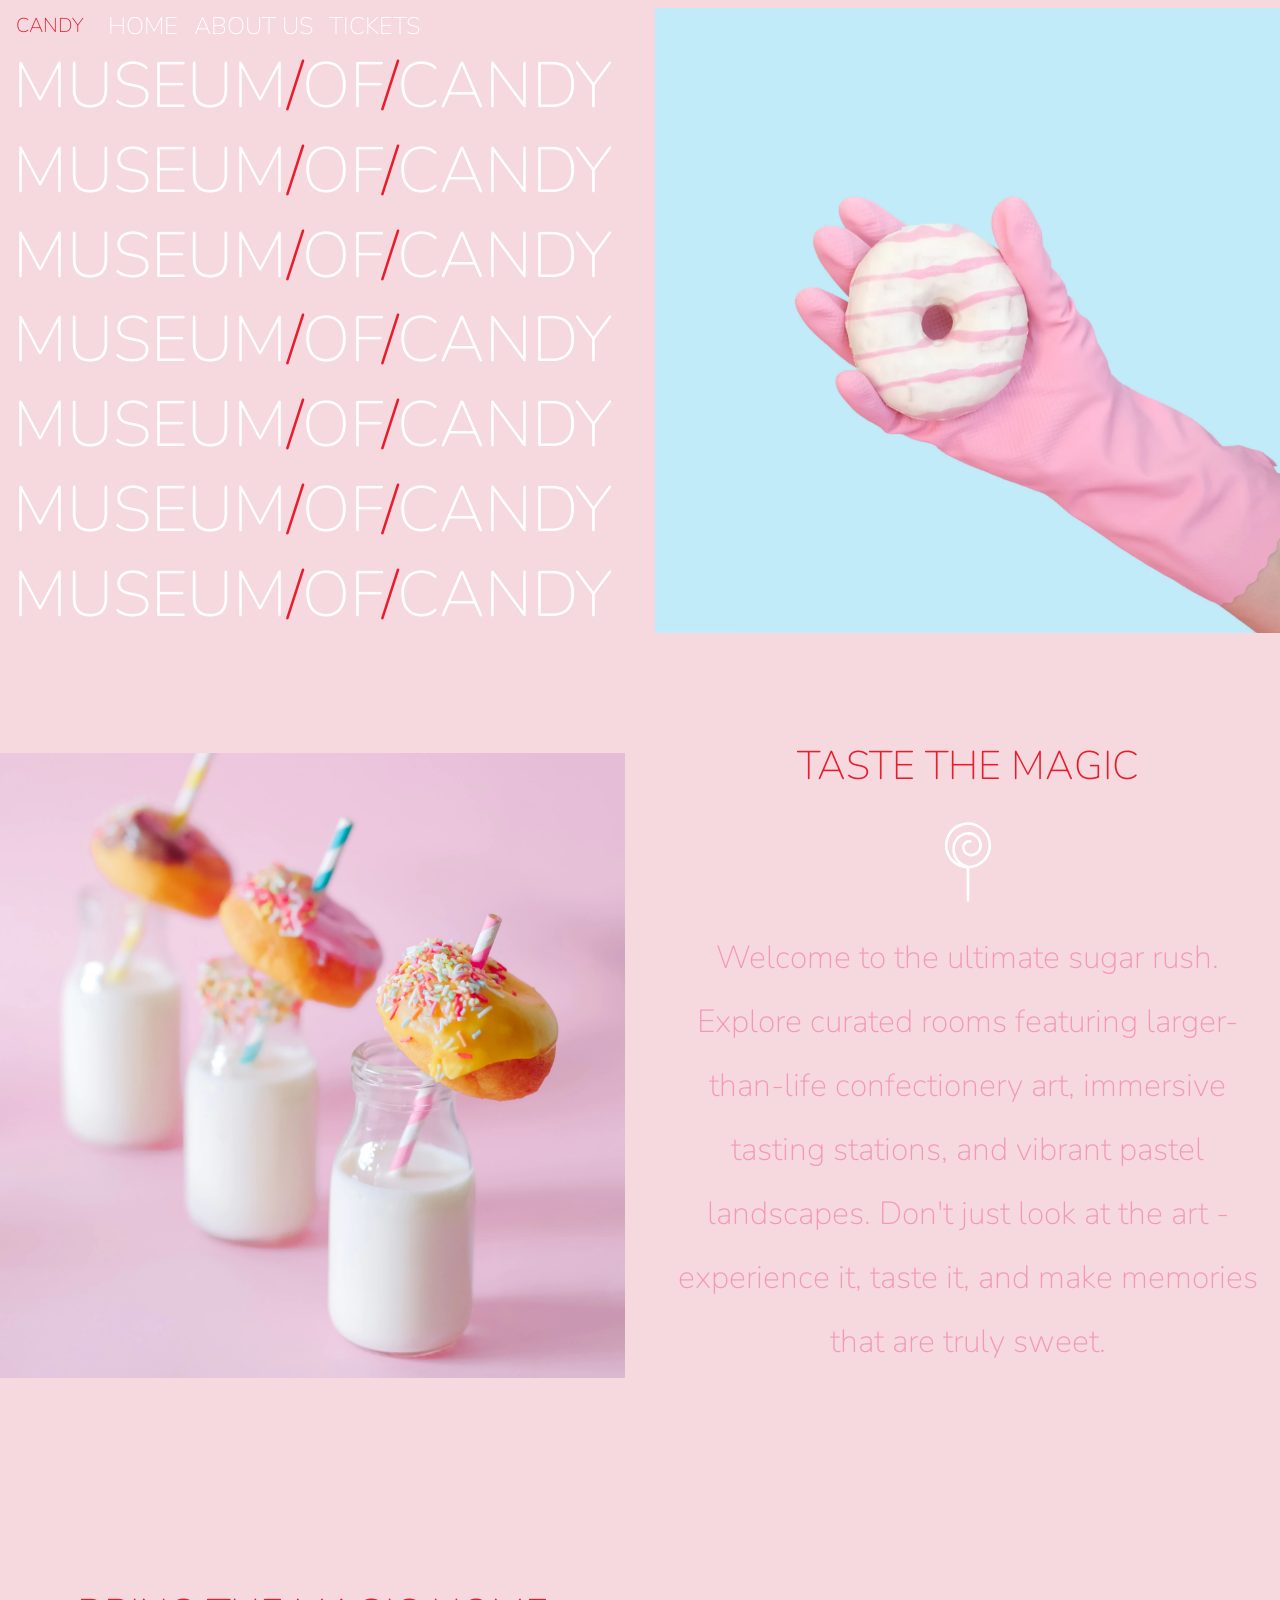
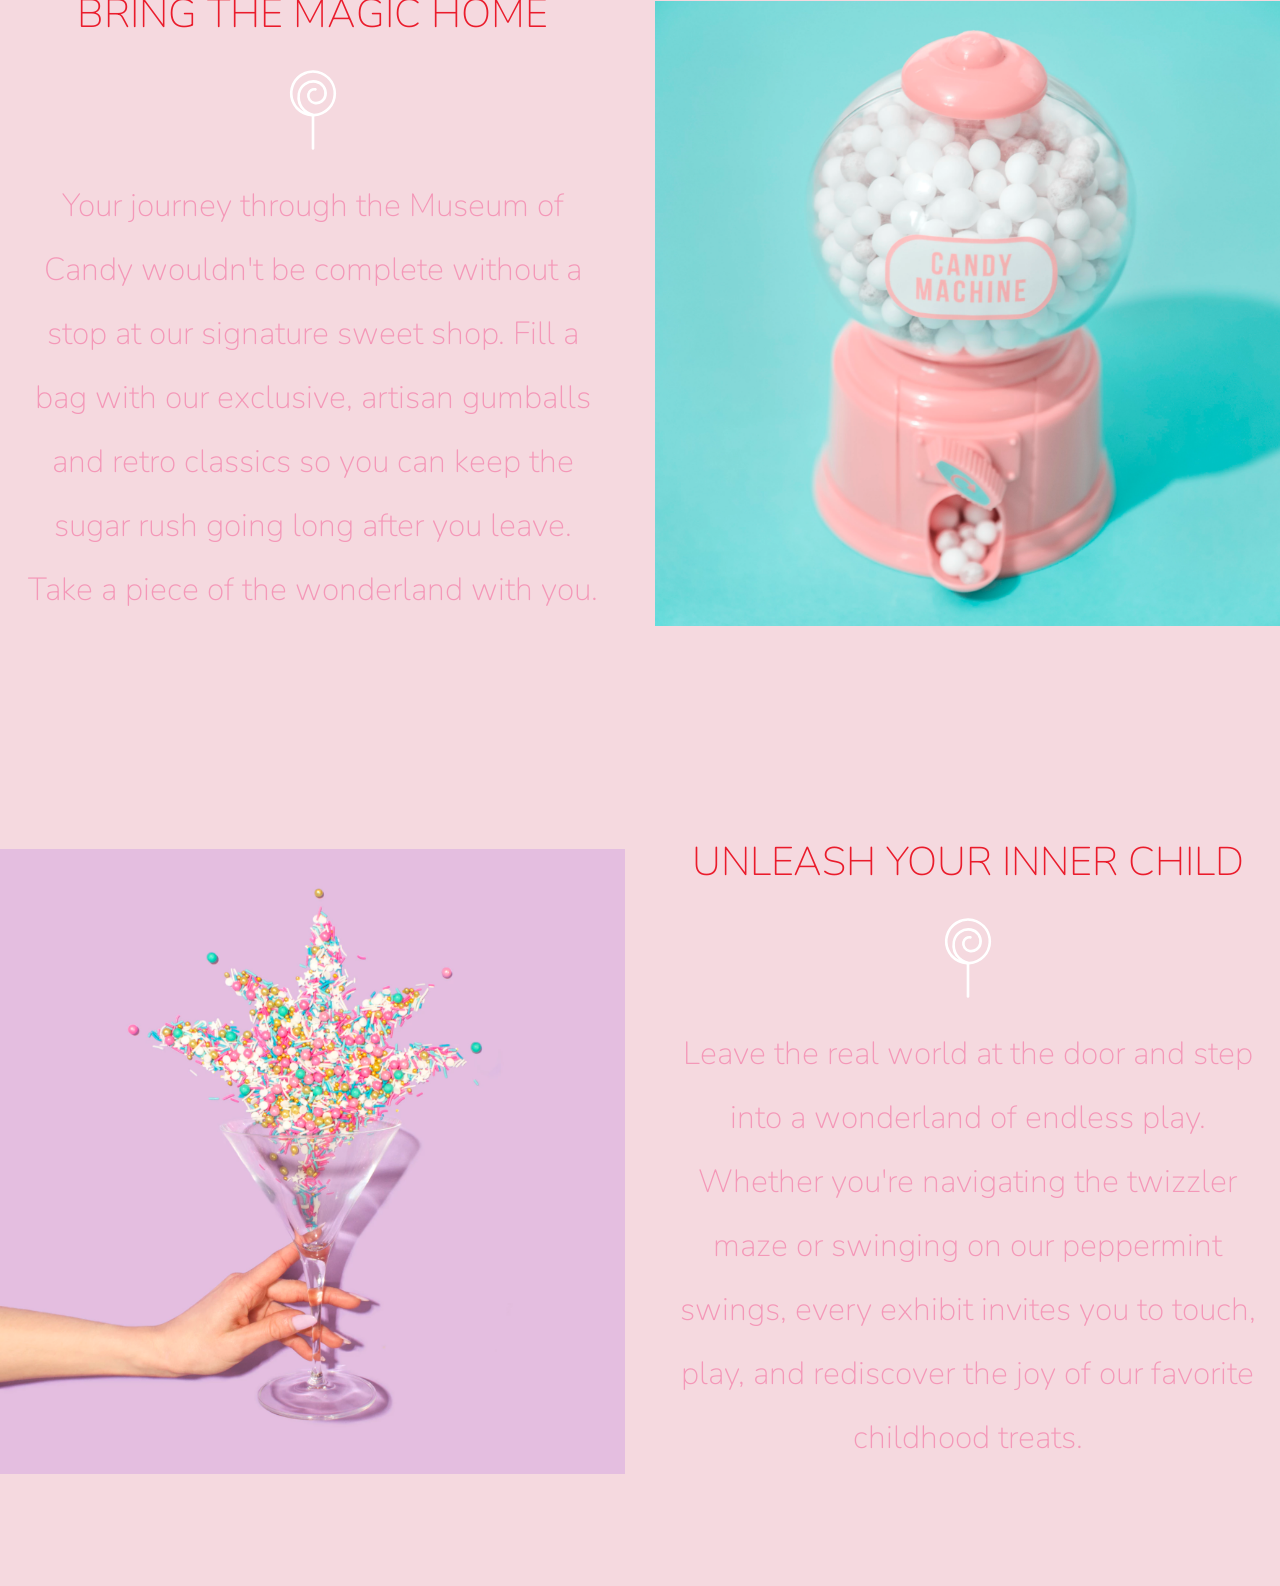
<file: index.html>
<!doctype html>
<html lang="en">
  <head>
    <!-- Required meta tags -->
    <meta charset="utf-8">
    <meta name="viewport" content="width=device-width, initial-scale=1, shrink-to-fit=no">
    
    <!-- Google Font -->
    <link href="https://fonts.googleapis.com/css?family=Nunito:200,300,400,700" rel="stylesheet">

    <!-- Bootstrap CSS -->
    <link rel="stylesheet" href="https://stackpath.bootstrapcdn.com/bootstrap/4.1.3/css/bootstrap.min.css" integrity="sha384-MCw98/SFnGE8fJT3GXwEOngsV7Zt27NXFoaoApmYm81iuXoPkFOJwJ8ERdknLPMO" crossorigin="anonymous">
    
    <!-- Custom CSS -->
    <link rel="stylesheet" href="app.css">

    <title>Museum of Candy - Home</title>
  </head>
  
  <body>
    <!--Let us first begin working on the navbar-->
    <nav id = "mainNavbar" class = "navbar navbar-dark navbar-expand-md py-0 fixed-top">
      <a href = "index.html" class = "navbar-brand">CANDY</a>
      <button class = "navbar-toggler" data-toggle = "collapse" data-target = "#navLinks" aria-label = "Toggle Navigation">
        <span class = "navbar-toggler-icon"></span>
      </button>
      <div class = "collapse navbar-collapse" id = "navLinks">
        <ul class = "navbar-nav">
          <li class = "nav-item">
            <a href = "index.html" class = "nav-link">HOME</a>
          </li>
          <li class = "nav-item">
            <a href = "aboutus.html" class = "nav-link">ABOUT US</a>
          </li>
          <li>
            <a href = "tickets.html" class = "nav-link">TICKETS</a>
          </li>
        </ul>
      </div>
    </nav>

    <!--Creating a new seciton to work on the first part of the content-->
    <section class = "container-fluid px-0">
      <div class = "row align-items-center">
        <div class = "col-lg-6">
          <div id = "headingGroup" class = "text-white text-center d-none d-lg-block mt-5">
            <h1 class = "">MUSEUM<span>/</span>OF<span>/</span>CANDY</h1>
            <h1 class = "">MUSEUM<span>/</span>OF<span>/</span>CANDY</h1>
            <h1 class = "">MUSEUM<span>/</span>OF<span>/</span>CANDY</h1>
            <h1 class = "">MUSEUM<span>/</span>OF<span>/</span>CANDY</h1>
            <h1 class = "">MUSEUM<span>/</span>OF<span>/</span>CANDY</h1>
            <h1 class = "">MUSEUM<span>/</span>OF<span>/</span>CANDY</h1>
            <h1 class = "">MUSEUM<span>/</span>OF<span>/</span>CANDY</h1>
          </div>
        </div>
        <div class = "col-lg-6">
          <img class = "img-fluid" src = "imgs/hand2.png">
        </div>
      </div>
    </section>

    <!--Creating a new section to work on the second part of the content-->
    <section class = "container-fluid px-0">
      <div class = "row align-items-center">
        <div class = "col-lg-6 order-2 order-lg-1 content">
          <img class = "img-fluid" src="imgs/milk.png">
        </div>
        <div class = "col-lg-6 text-center justify-content-center order-1 order-lg-2 content">
          <h2>TASTE THE MAGIC</h2>
          <img class = "d-none d-lg-inline" src="imgs/lolli_icon.png">
          <p class = "lead">Welcome to the ultimate sugar rush. Explore curated rooms featuring larger-than-life confectionery art, immersive tasting stations, and vibrant pastel landscapes. Don't just look at the art - experience it, taste it, and make memories that are truly sweet.</p>
        </div>
    </section>

    <!--Creating a new section to work on the third part of the content-->
    <section class = "container-fluid px-0">
      <div class = "row align-items-center">
        <div class = "text-center col-lg-6 order-1 order-lg-2 content">
          <img class = "img-fluid" src = "imgs/gumball.png">
        </div>
        <div class = "col-lg-6 text-center justify-content-center order-2 order-lg-1 content">
          <h2>BRING THE MAGIC HOME</h2>
          <img class = "d-none d-lg-inline" src="imgs/lolli_icon.png">
          <p class = "lead">Your journey through the Museum of Candy wouldn't be complete without a stop at our signature sweet shop. Fill a bag with our exclusive, artisan gumballs and retro classics so you can keep the sugar rush going long after you leave. Take a piece of the wonderland with you.</p>
        </div>
    </section>

    <!--Creating a new section to work on the final part of the content-->
    <section class = "container-fluid px-0">
      <div class = "row align-items-center">
        <div class = "col-lg-6 order-2 order-lg-1 content">
          <img class = "img-fluid" src="imgs/sprinkles.png">
        </div>
        <div class = "col-lg-6 text-center justify-content-center order-1 order-lg-2 content">
          <h2>UNLEASH YOUR INNER CHILD</h2>
          <img class = "d-none d-lg-inline" src="imgs/lolli_icon.png">
          <p class = "lead">Leave the real world at the door and step into a wonderland of endless play. Whether you're navigating the twizzler maze or swinging on our peppermint swings, every exhibit invites you to touch, play, and rediscover the joy of our favorite childhood treats.</p>
        </div>
    </section>

    <!--This specific script is IMPORTANT FOR NAVBAR-->
    <!-- Optional JavaScript -->
    <!-- jQuery first, then Popper.js, then Bootstrap JS -->
    <script src="https://code.jquery.com/jquery-3.3.1.slim.min.js" integrity="sha384-q8i/X+965DzO0rT7abK41JStQIAqVgRVzpbzo5smXKp4YfRvH+8abtTE1Pi6jizo" crossorigin="anonymous"></script>
    <script src="https://cdnjs.cloudflare.com/ajax/libs/popper.js/1.14.3/umd/popper.min.js" integrity="sha384-ZMP7rVo3mIykV+2+9J3UJ46jBk0WLaUAdn689aCwoqbBJiSnjAK/l8WvCWPIPm49" crossorigin="anonymous"></script>
    <script src="https://stackpath.bootstrapcdn.com/bootstrap/4.1.3/js/bootstrap.min.js" integrity="sha384-ChfqqxuZUCnJSK3+MXmPNIyE6ZbWh2IMqE241rYiqJxyMiZ6OW/JmZQ5stwEULTy" crossorigin="anonymous"></script>

    <script>
      $(function () {
        $(document).scroll(function(){
          var $nav = $("#mainNavbar");
          $nav.toggleClass("scrolled", $(this).scrollTop() > $nav.height());
        });
      });
    </script>
  </body>
</html>
</file>
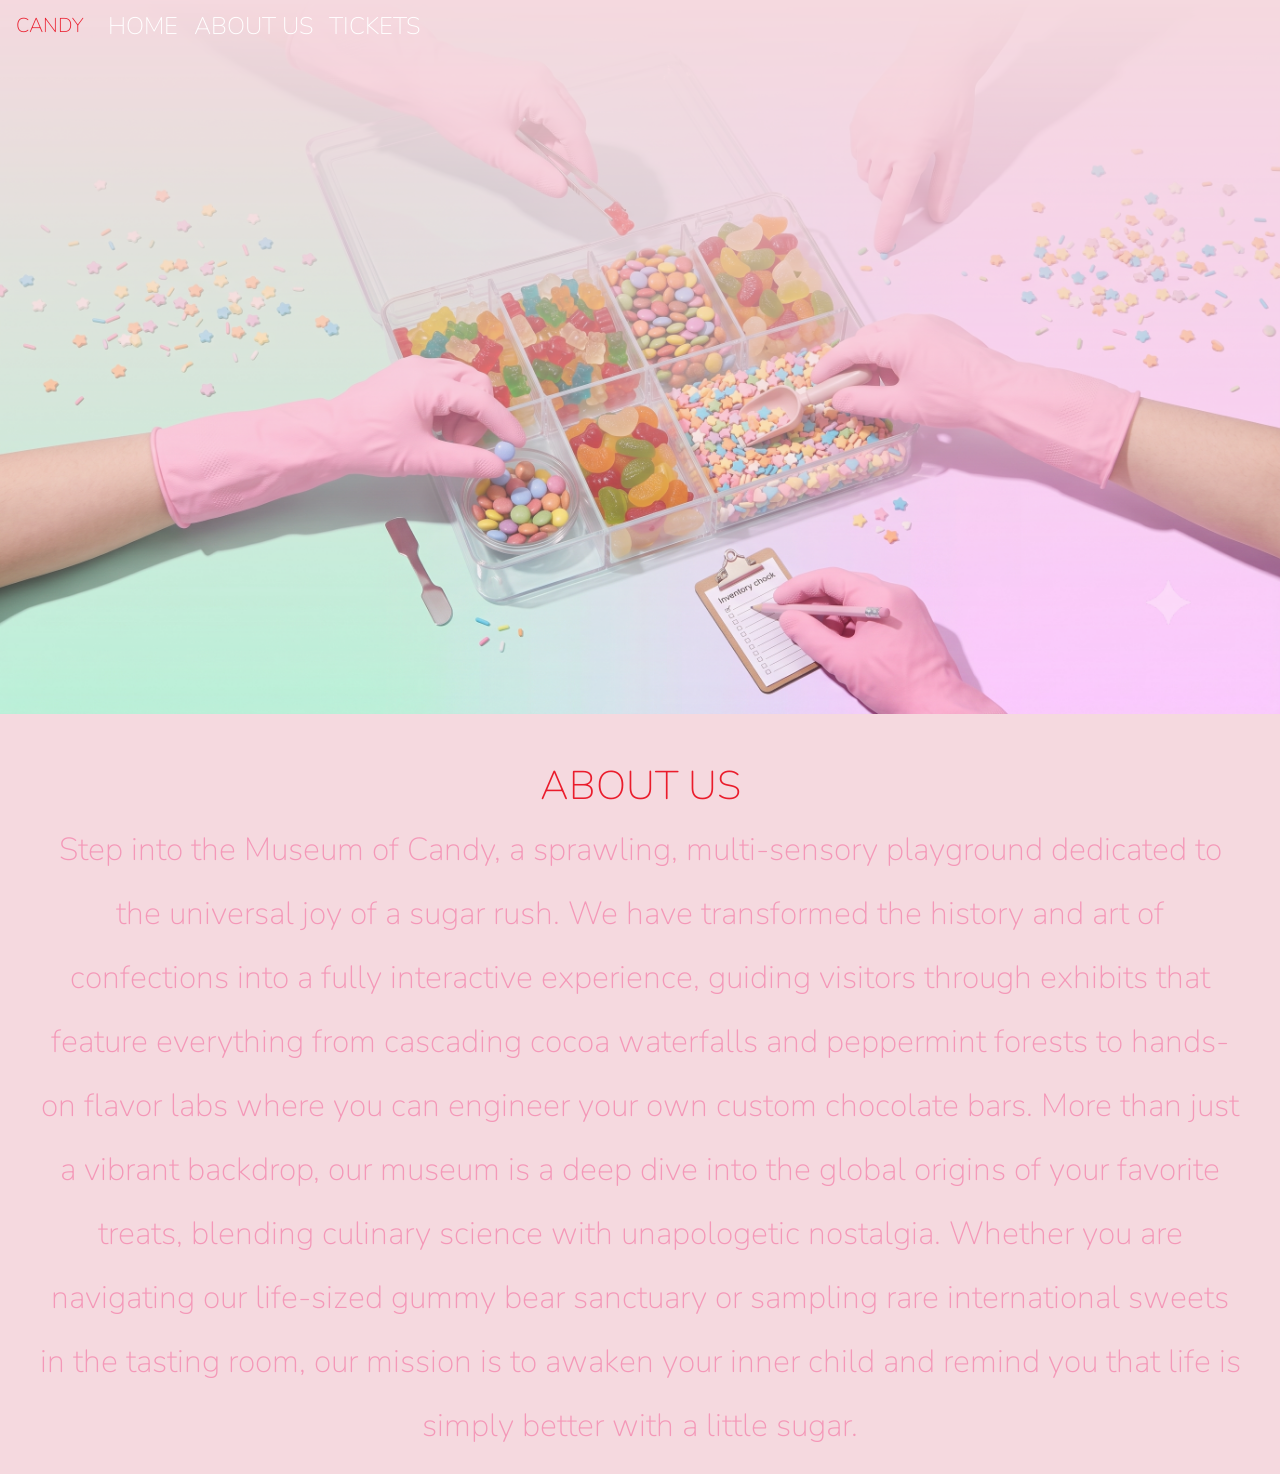
<file: aboutus.html>
<!doctype html>
<html lang="en">
  <head>
    <!-- Required meta tags -->
    <meta charset="utf-8">
    <meta name="viewport" content="width=device-width, initial-scale=1, shrink-to-fit=no">
    
    <!-- Google Font -->
    <link href="https://fonts.googleapis.com/css?family=Nunito:200,300,400,700" rel="stylesheet">

    <!-- Bootstrap CSS -->
    <link rel="stylesheet" href="https://stackpath.bootstrapcdn.com/bootstrap/4.1.3/css/bootstrap.min.css" integrity="sha384-MCw98/SFnGE8fJT3GXwEOngsV7Zt27NXFoaoApmYm81iuXoPkFOJwJ8ERdknLPMO" crossorigin="anonymous">
    
    <!-- Custom CSS -->
    <link rel="stylesheet" href="app.css">

    <title>Museum of Candy - Home</title>
  </head>

  <body>
    <!--Let us first begin working on the navbar-->
    <nav id = "mainNavbar" class = "navbar navbar-dark navbar-expand-md py-0 fixed-top">
      <a href = "index.html" class = "navbar-brand">CANDY</a>
      <button class = "navbar-toggler" data-toggle = "collapse" data-target = "#navLinks" aria-label = "Toggle Navigation">
        <span class = "navbar-toggler-icon"></span>
      </button>
      <div class = "collapse navbar-collapse" id = "navLinks">
        <ul class = "navbar-nav">
          <li class = "nav-item">
            <a href = "index.html" class = "nav-link">HOME</a>
          </li>
          <li class = "nav-item">
            <a href = "aboutus.html" class = "nav-link">ABOUT US</a>
          </li>
          <li>
            <a href = "tickets.html" class = "nav-link">TICKETS</a>
          </li>
        </ul>
      </div>
    </nav>

    <!--Section: Add the landscape image-->
    <section class = "container-fluid px-0">
      <div class = "align-items-center ">
        <img class = "img-fluid fade-img" src = "imgs/hand4(landscape).png">
      </div>
      <div class = "align-items-center text-center mt-5">
        <h2>ABOUT US</h2>
        <p class = "lead">Step into the Museum of Candy, a sprawling, multi-sensory playground dedicated to the universal joy of a sugar rush. We have transformed the history and art of confections into a fully interactive experience, guiding visitors through exhibits that feature everything from cascading cocoa waterfalls and peppermint forests to hands-on flavor labs where you can engineer your own custom chocolate bars. More than just a vibrant backdrop, our museum is a deep dive into the global origins of your favorite treats, blending culinary science with unapologetic nostalgia. Whether you are navigating our life-sized gummy bear sanctuary or sampling rare international sweets in the tasting room, our mission is to awaken your inner child and remind you that life is simply better with a little sugar.</p>
      </div>
    </section>

    <!--This specific script is IMPORTANT FOR NAVBAR-->
    <!-- Optional JavaScript -->
    <!-- jQuery first, then Popper.js, then Bootstrap JS -->
    <script src="https://code.jquery.com/jquery-3.3.1.slim.min.js" integrity="sha384-q8i/X+965DzO0rT7abK41JStQIAqVgRVzpbzo5smXKp4YfRvH+8abtTE1Pi6jizo" crossorigin="anonymous"></script>
    <script src="https://cdnjs.cloudflare.com/ajax/libs/popper.js/1.14.3/umd/popper.min.js" integrity="sha384-ZMP7rVo3mIykV+2+9J3UJ46jBk0WLaUAdn689aCwoqbBJiSnjAK/l8WvCWPIPm49" crossorigin="anonymous"></script>
    <script src="https://stackpath.bootstrapcdn.com/bootstrap/4.1.3/js/bootstrap.min.js" integrity="sha384-ChfqqxuZUCnJSK3+MXmPNIyE6ZbWh2IMqE241rYiqJxyMiZ6OW/JmZQ5stwEULTy" crossorigin="anonymous"></script>

    <script>
      $(function () {
        $(document).scroll(function(){
          var $nav = $("#mainNavbar");
          $nav.toggleClass("scrolled", $(this).scrollTop() > $nav.height());
        });
      });
    </script>
  </body>
</html>
</file>
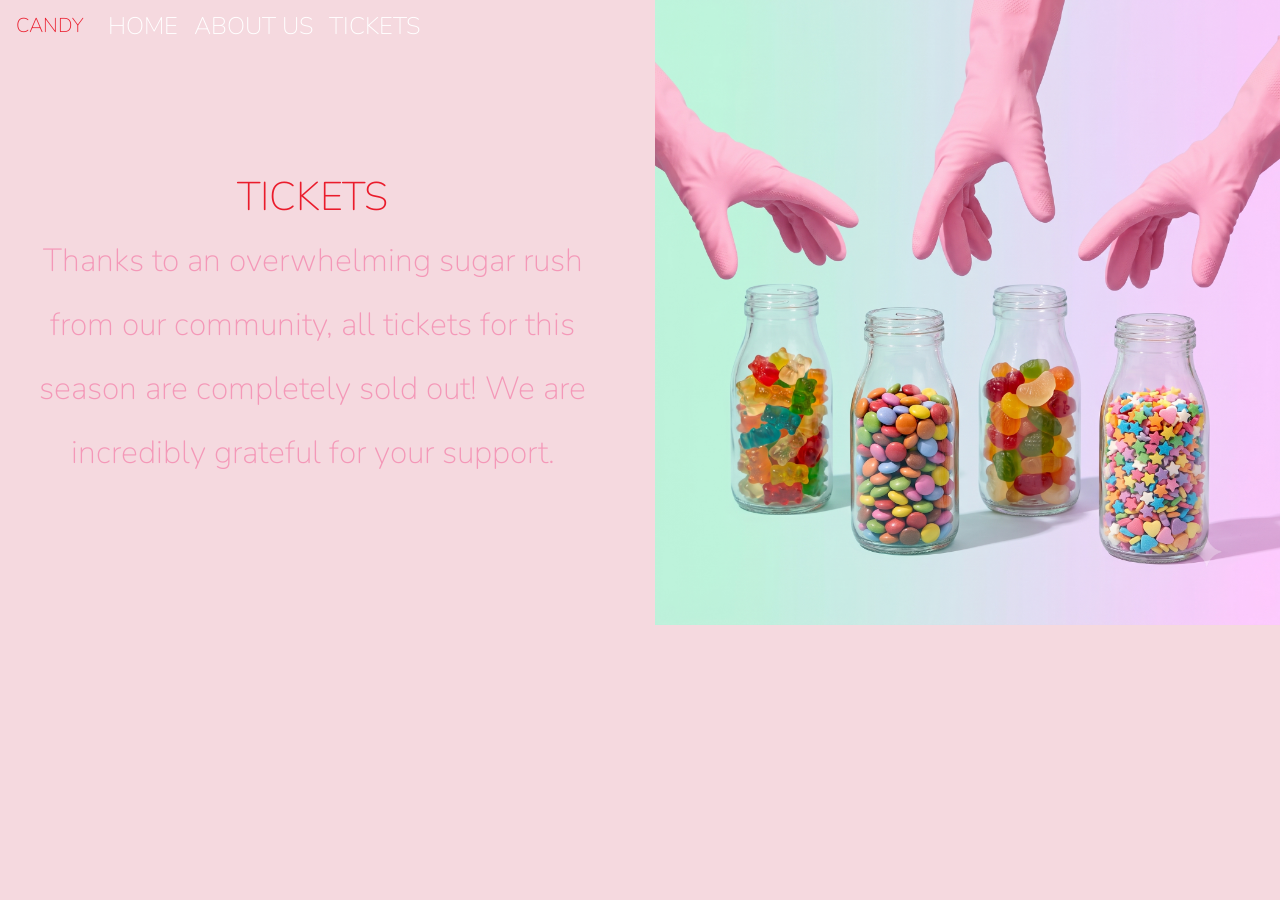
<file: tickets.html>
<!doctype html>
<html lang="en">
  <head>
    <!-- Required meta tags -->
    <meta charset="utf-8">
    <meta name="viewport" content="width=device-width, initial-scale=1, shrink-to-fit=no">
    
    <!-- Google Font -->
    <link href="https://fonts.googleapis.com/css?family=Nunito:200,300,400,700" rel="stylesheet">

    <!-- Bootstrap CSS -->
    <link rel="stylesheet" href="https://stackpath.bootstrapcdn.com/bootstrap/4.1.3/css/bootstrap.min.css" integrity="sha384-MCw98/SFnGE8fJT3GXwEOngsV7Zt27NXFoaoApmYm81iuXoPkFOJwJ8ERdknLPMO" crossorigin="anonymous">
    
    <!-- Custom CSS -->
    <link rel="stylesheet" href="app.css">

    <title>Museum of Candy - Home</title>
  </head>
  
  <body>
    <!--Let us first begin working on the navbar-->
    <nav id = "mainNavbar" class = "navbar navbar-dark navbar-expand-md py-0 fixed-top">
      <a href = "index.html" class = "navbar-brand">CANDY</a>
      <button class = "navbar-toggler" data-toggle = "collapse" data-target = "#navLinks" aria-label = "Toggle Navigation">
        <span class = "navbar-toggler-icon"></span>
      </button>
      <div class = "collapse navbar-collapse" id = "navLinks">
        <ul class = "navbar-nav">
          <li class = "nav-item">
            <a href = "index.html" class = "nav-link">HOME</a>
          </li>
          <li class = "nav-item">
            <a href = "aboutus.html" class = "nav-link">ABOUT US</a>
          </li>
          <li>
            <a href = "" class = "nav-link">TICKETS</a>
          </li>
        </ul>
      </div>
    </nav>

    <!--Section: Image and Register Forms-->
    <section class = "container-fluid px-0">
      <div class = "row align-items-center">
        <div class = "col-lg-6 text-center justify-content-center content">
            <h2>TICKETS</h2>
            <p class = "lead">Thanks to an overwhelming sugar rush from our community, all tickets for this season are completely sold out! We are incredibly grateful for your support.</p>
        </div>
        <div class = col-lg-6>
            <img class = "img-fluid mb-5" src="imgs/hand3.png">
        </div>
    </section>

    <!--This specific script is IMPORTANT FOR NAVBAR-->
    <!-- Optional JavaScript -->
    <!-- jQuery first, then Popper.js, then Bootstrap JS -->
    <script src="https://code.jquery.com/jquery-3.3.1.slim.min.js" integrity="sha384-q8i/X+965DzO0rT7abK41JStQIAqVgRVzpbzo5smXKp4YfRvH+8abtTE1Pi6jizo" crossorigin="anonymous"></script>
    <script src="https://cdnjs.cloudflare.com/ajax/libs/popper.js/1.14.3/umd/popper.min.js" integrity="sha384-ZMP7rVo3mIykV+2+9J3UJ46jBk0WLaUAdn689aCwoqbBJiSnjAK/l8WvCWPIPm49" crossorigin="anonymous"></script>
    <script src="https://stackpath.bootstrapcdn.com/bootstrap/4.1.3/js/bootstrap.min.js" integrity="sha384-ChfqqxuZUCnJSK3+MXmPNIyE6ZbWh2IMqE241rYiqJxyMiZ6OW/JmZQ5stwEULTy" crossorigin="anonymous"></script>

    <script>
      $(function () {
        $(document).scroll(function(){
          var $nav = $("#mainNavbar");
          $nav.toggleClass("scrolled", $(this).scrollTop() > $nav.height());
        });
      });
    </script>
  </body>
</html>
</file>
<file: app.css>
body {
    background-color: #f5d9df;
    font-family: "Nunito", sans-serif;
}

.fade-img {
    mask-image: linear-gradient(transparent, white);
}

h2 {
    color: #EA1C2C;
    font-weight: 100;
    font-size: 2.5rem;
}

.lead {
    color: #F498B8;
    font-weight: 100;
    font-size: 2rem;
    text-align: center;
    line-height: 2;
    margin-left: 3%;
    margin-right: 3%;
}

.lead-register {
    color: #F498B8;
    font-weight: 100;
    font-size: 2rem;
    text-align: center;
    line-height: 2;
    margin-top: 25%;
    margin-right: 10%;
    margin-left: 10%;
}

.content {
    margin-top: 100px;
    margin-bottom: 100px;
}

#mainNavbar {
    font-size: 1.5rem;
    font-weight: 100;
}

#mainNavbar .nav-link {
    color: white;
}

#mainNavbar .nav-link:hover {
    color:#EA1C2C;
    transition: 1s;
}

#mainNavbar .navbar-brand {
    color: #EA1C2C;
}

#headingGroup span {
    color: #EA1C2C;
}

#headingGroup h1 {
    font-weight: 100;
    font-size: 4rem;
}

.navbar.scrolled {
    background-color: rgb(222, 192, 222);
    transition: background 200ms;
}

.form-control {
    color: #F498B8;
    background-color: #f5d9df;
    border-color: rgb(222, 192, 222);
    border-style: double;
    border-width: 0.3rem;
}

.form-control:focus {
    background-color: #f5d9df;
    border-color: rgb(222, 192, 222); 
    outline: rgb(222, 192, 222);
}

@media (max-width: 1200px) {
    #headingGroup h1 {
        font-weight: 100;
        font-size: 3rem;
    }
}
</file>
